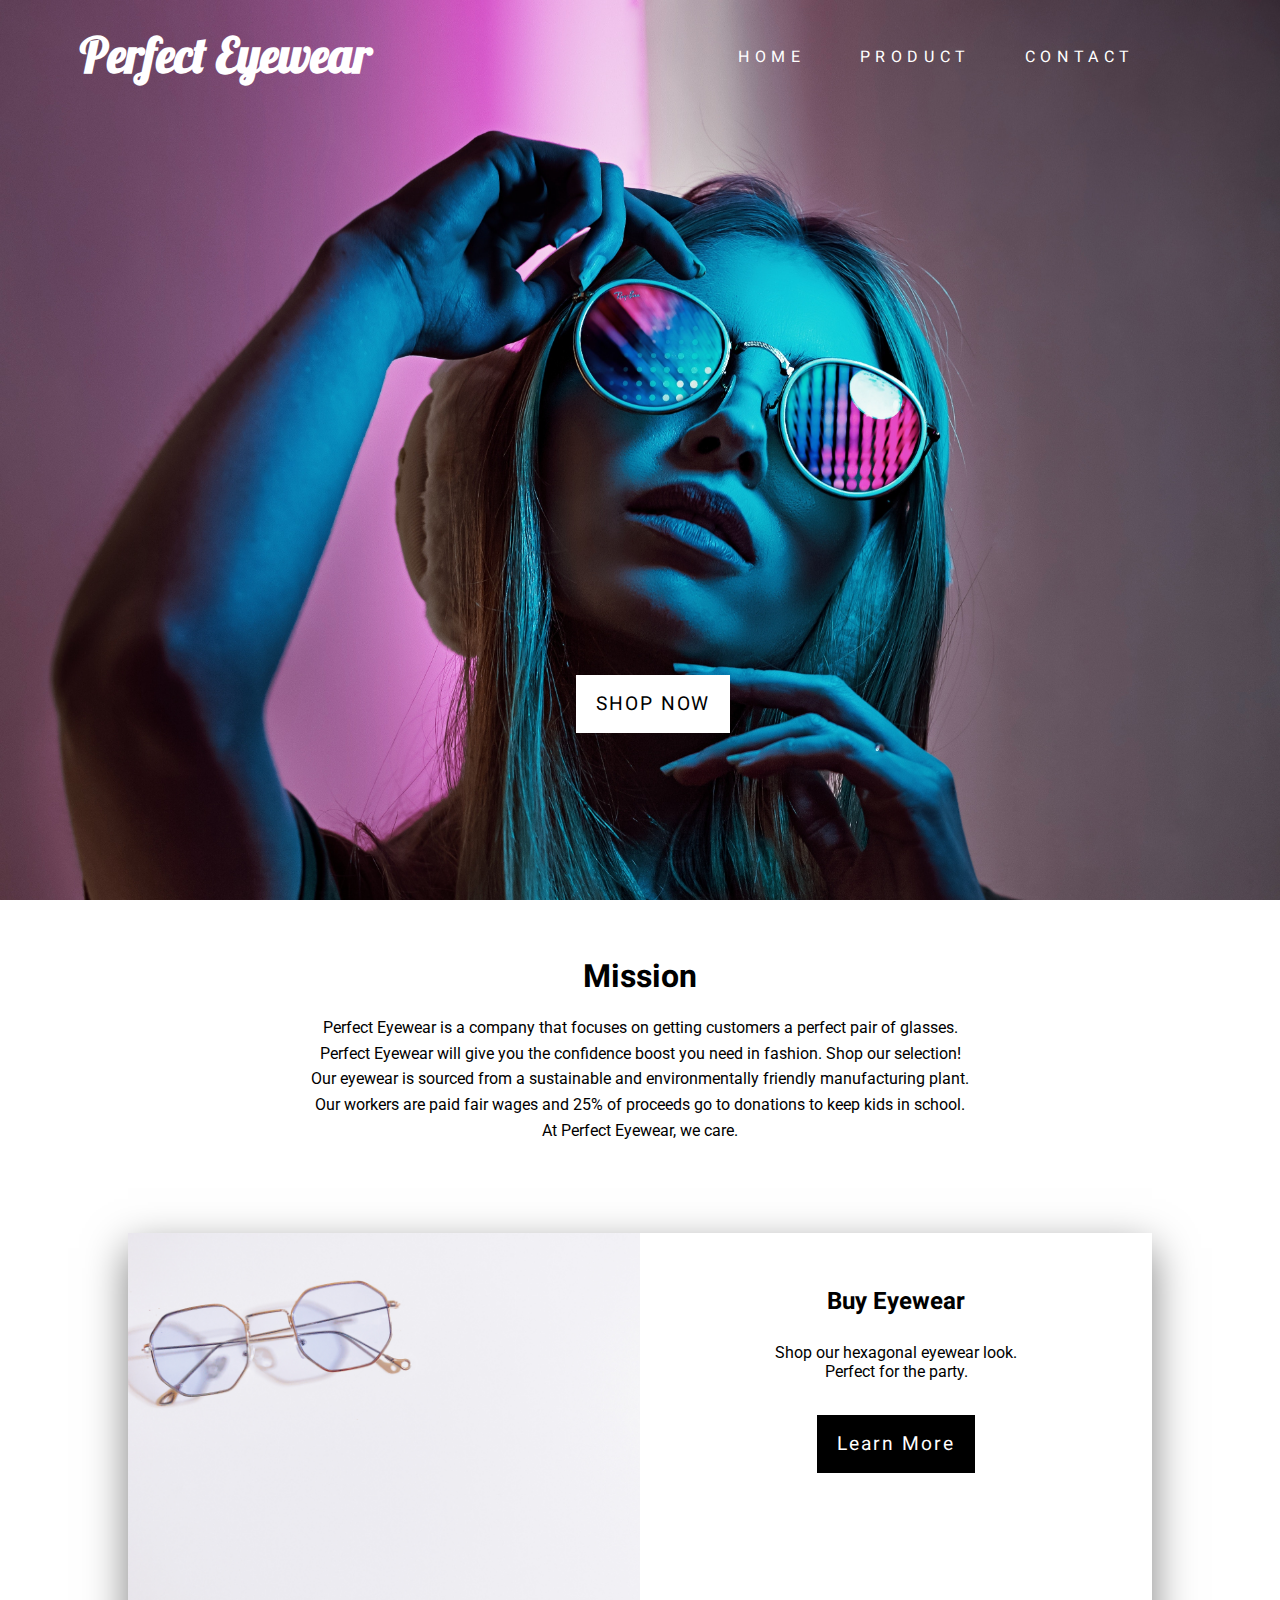
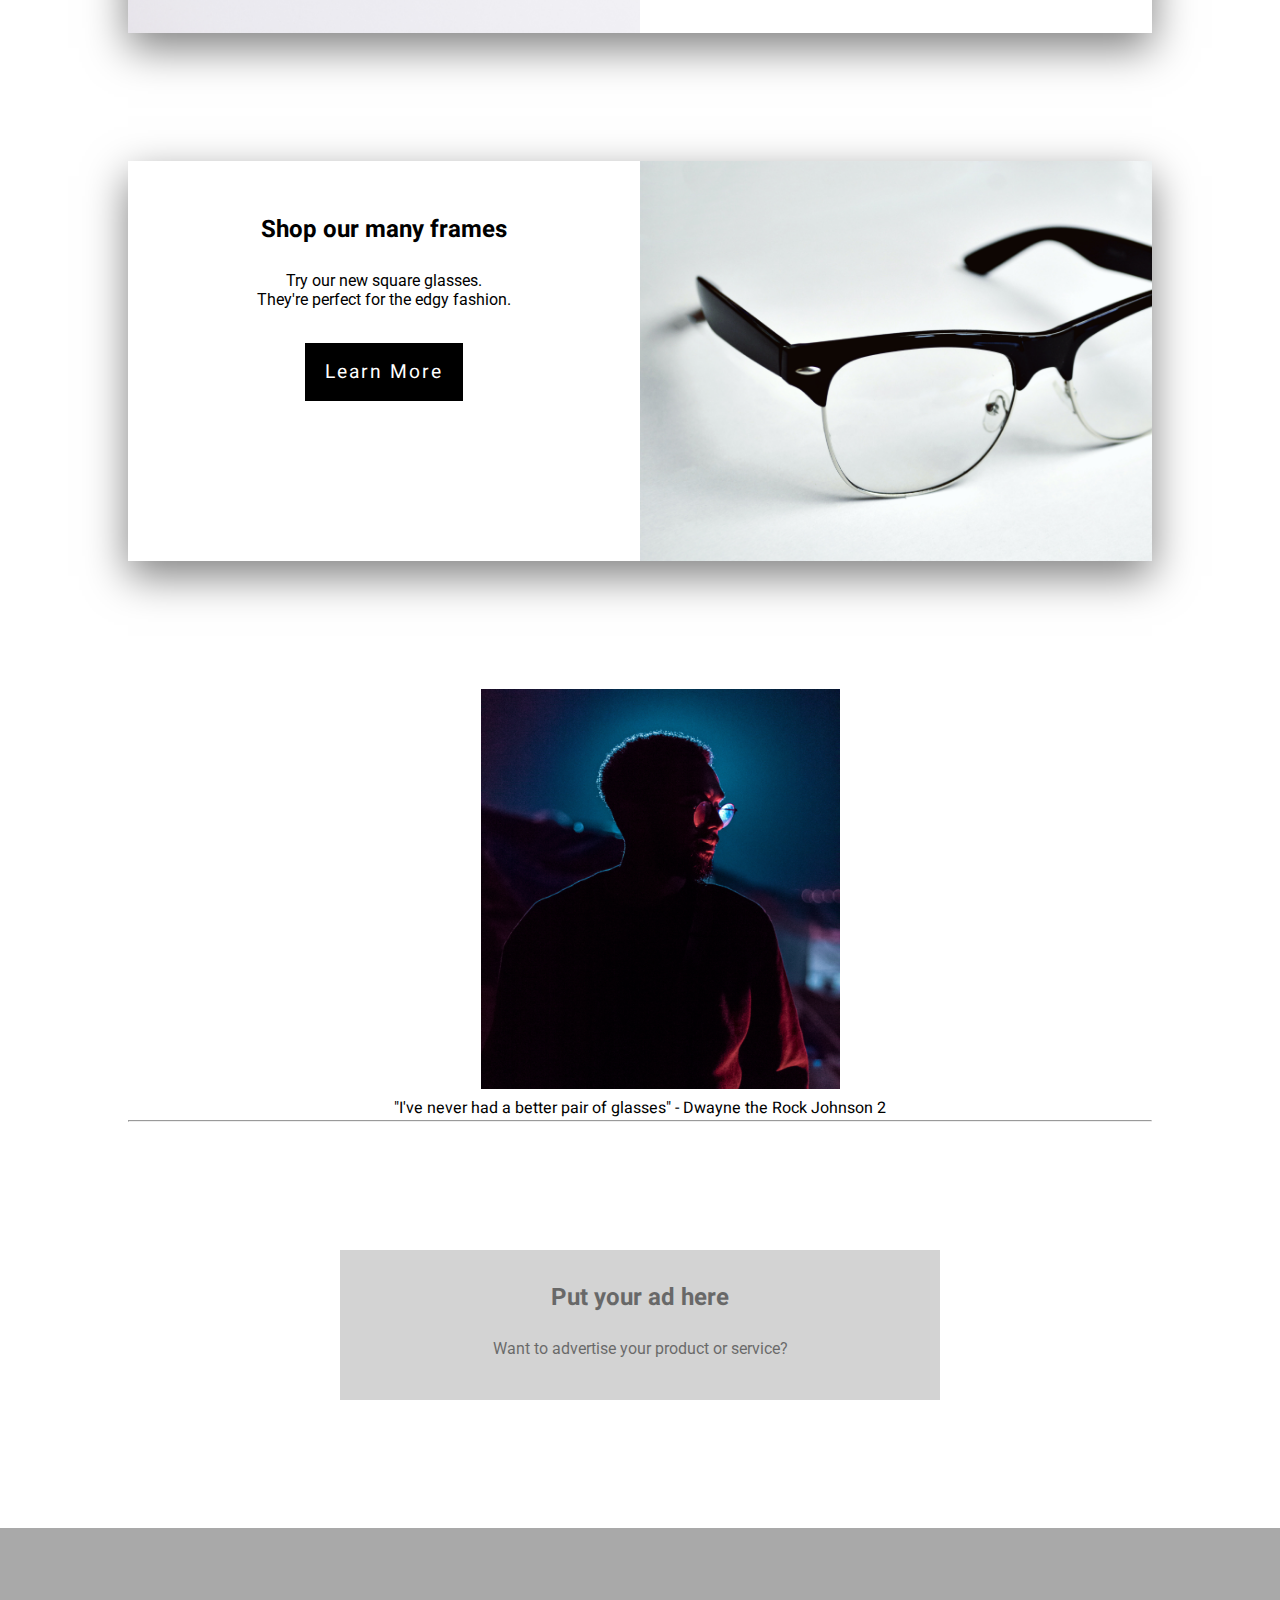
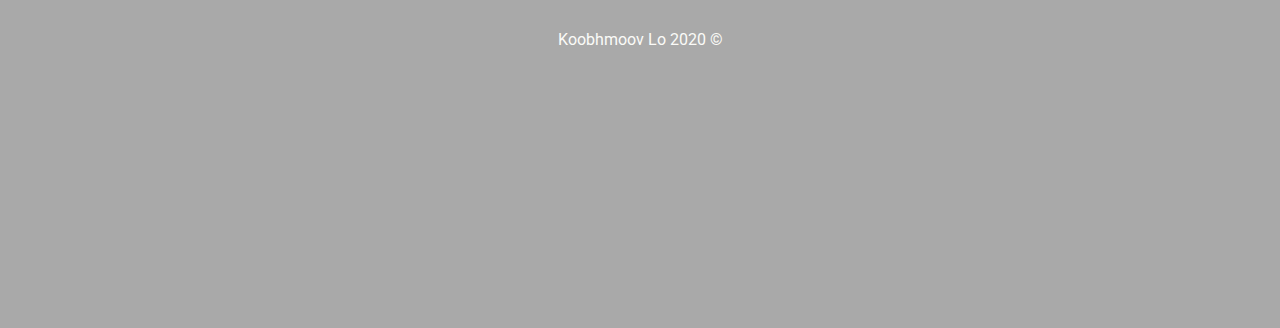
<file: index.html>
<!DOCTYPE html>
<html lang="en">
<!-- Beginning of head and title, which is my fake company Perfect Eyewear LLC. -->
    <head>
        <meta charset="UTF-8">
        <meta name="description" content="Buy eyewear and have it delivered to you">
        <meta name="keywords" content="buy eyewear, sunglasses, glasses">
        <meta name="author" content="Baggio Lo">
        <meta name="viewport" content="width=device-width, initial-scale=1.0">
        <link rel="stylesheet" href="css/style.css">
        <link href="https://fonts.googleapis.com/css2?family=Heebo:wght@500&family=Lobster&family=Roboto&display=swap" rel="stylesheet">
        <title>Perfect Eyewear LLC.</title>
        <style>
            h1{
                font-weight:bold;
            }
            h2{
                font-weight:bold;
            }
        </style>
    </head>

    <body>
        <!-- For the header tag I wanted to create a landing page
            Customers should understand who we are and our company right away
            My nav (<nav>) whch has a class of "navbar" also included 3 very important items, a home button, product, and contact
            which is very relevant and useful information for customer experience,
            each also link to the relevant page using the (<a href>) tag ,
            there is an h1 tag in there as the company/logo
            For the button (<button>) I got a tiny bit fancy and added an onclick event
            so when you click on the button it says that "We are out of Inventory", the string will show up
            to let customers know that we have nothing to buy currently therefore it does not link to a different page-->
        <header>
            <div class="bannerpage">

                <nav class="navbar">
                    <h1 class="logo">Perfect Eyewear</h1>
                    <ul class="nav-links">
                        <li><a href="index.html">Home</a></li>
                        <li><a href="product.html">Product</a></li>
                        <li><a href="contact.html">Contact</a></li>
                    </ul>
                </nav>

                <button type="button" class="bannerbutton" onclick="alert('We are out of Inventory')">SHOP NOW</button>
            </div>
        </header>

        <!-- This is the main tag: I wrapped the contents with a div class of "Mission" to allow me to position it better with css
        I added the inline style of visibility hidden to some placeholder text, keeping note that more could be added to the mission
        statement at a later date, and so that it will not show up on customer screens. The mission is set as the main content, as 
        I felt it was important to the company and also has what our company actually does, and hopefully gets picked up easier on SEO -->

        <main>
            <div class="mission">
                <h1> Mission</h1>
                <br>
                <p>Perfect Eyewear is a company that focuses on getting customers a perfect pair of glasses. <br> Perfect Eyewear will give you the confidence boost you need in fashion. Shop our selection!</p>
                <p>Our eyewear is sourced from a sustainable and environmentally friendly manufacturing plant. <br> Our workers are paid fair wages and 25% of proceeds go to donations to keep kids in school. <br> At Perfect Eyewear, we care.</p>
                <p style="visibility: hidden;">Hiding this text as placer text, we could add more to the mission</p>
            </div>
        </main>

        <!-- This section is for the product and I put it within the section tags. Again I wrapped the entire content in a div class box1,
        I added an image with the div leftbox1 so I can move it with css to the left later, I added an image with the alt to my img src so the text shows up correctly if the image
        does not pop up and I added a display of none, I also set the z-index:1 so that it would stack correctly on the other content, but I set the style to display none
        as it was easier for me to later in the CSS to put the background image of the div as the product instead of maneuvering the image file. -->
        <section>
            <div class="box1">

                <div class="leftbox1">
                    <img src="img/glasses1.jpg" alt="a product picture of hexagonal glasses" style="display:none; z-index:1;">
               </div>

                <div class="rightbox1">
                    <h2>Buy Eyewear</h2>
                    <br>
                    <p>Shop our hexagonal eyewear look. <br>Perfect for the party.</p>
                    <br>
                    <!-- Added a button with the onclick alert to say that we are out of inventory -->
                    <button type="button" class="box1button" onclick="alert('We are out of Inventory')">Learn More</button>
                </div>

            </div>
        </section>

        <!-- This is the 2nd product section box, and follows the same style and format as section 1 -->
        <section>
            <div class="box2">

                    <div class="rightbox2">
                        <img src="img/glasses2.jpg" alt="a product picture of square glasses" style="display:none; z-index:1;">
                    </div>

                    <div class="leftbox2">
                        <h2>Shop our many frames</h2>
                        <br>
                        <p>Try our new square glasses. <br>They're perfect for the edgy fashion.</p>
                        <br>
                        <button type="button" class="box2button" onclick="alert('We are out of Inventory')">Learn More</button>
                    </div>

            </div>
        </section>

        <!-- I added the article tag for the testimonials, as I figured this would be best suited for a testimonial section
            I wrapped the content in a div class called "testimonials" to manuevor with css better. I added a figure  class
            with the image of a happy customer, the alt text also shows the appropriate text incase the photo doesn't show up.
            I added a figcaption to go underneath the figure, as the testimonial of a happy customer. I also added an hr tag
            to give a bit of styling before heading into the ad section -->

        <article>
            <div class="testimonials">
                <figure class="testimonialpic">
                    <img src="img/figure1.jpg" alt="a picture of a happy customer who purchased our eyeglasses">
                </figure>
                <figcaption>"I've never had a better pair of glasses" - Dwayne the Rock Johnson 2</figcaption>
                <hr>
            </div>
        </article>

        <!-- Per our video trainings, the aside tag was best used for ads. I gave the div the class of ad,
        I set an h2 in there to Put your ad here to potential businesses looking to get ad placement on our website,
        I also set the inline style of the h2 tag to heebo and put the opacity of h2 and p to 0.5 so that it gives a little bit better
        visual balance. Its not a big part of the website, so I found no reason to keep the opacity at the same importance of the other content.
        Added br tags for line breaks -->
        <aside>
            <div class="ad">
                <h2 style="font-family:'Heebo'; opacity:0.5;">Put your ad here</h2>
                <br>
                <p style="opacity:0.5;">Want to advertise your product or service?</p>
            </div>
        </aside>

        <!-- This is the footer area, I wrapped the content in a div called footerarea to manuever with CSS later. -->

        <footer>
            <div class="footerarea">
                <p>Koobhmoov Lo 2020 &copy; </p>
            </div>
        </footer>

    </body>

</html>
</file>
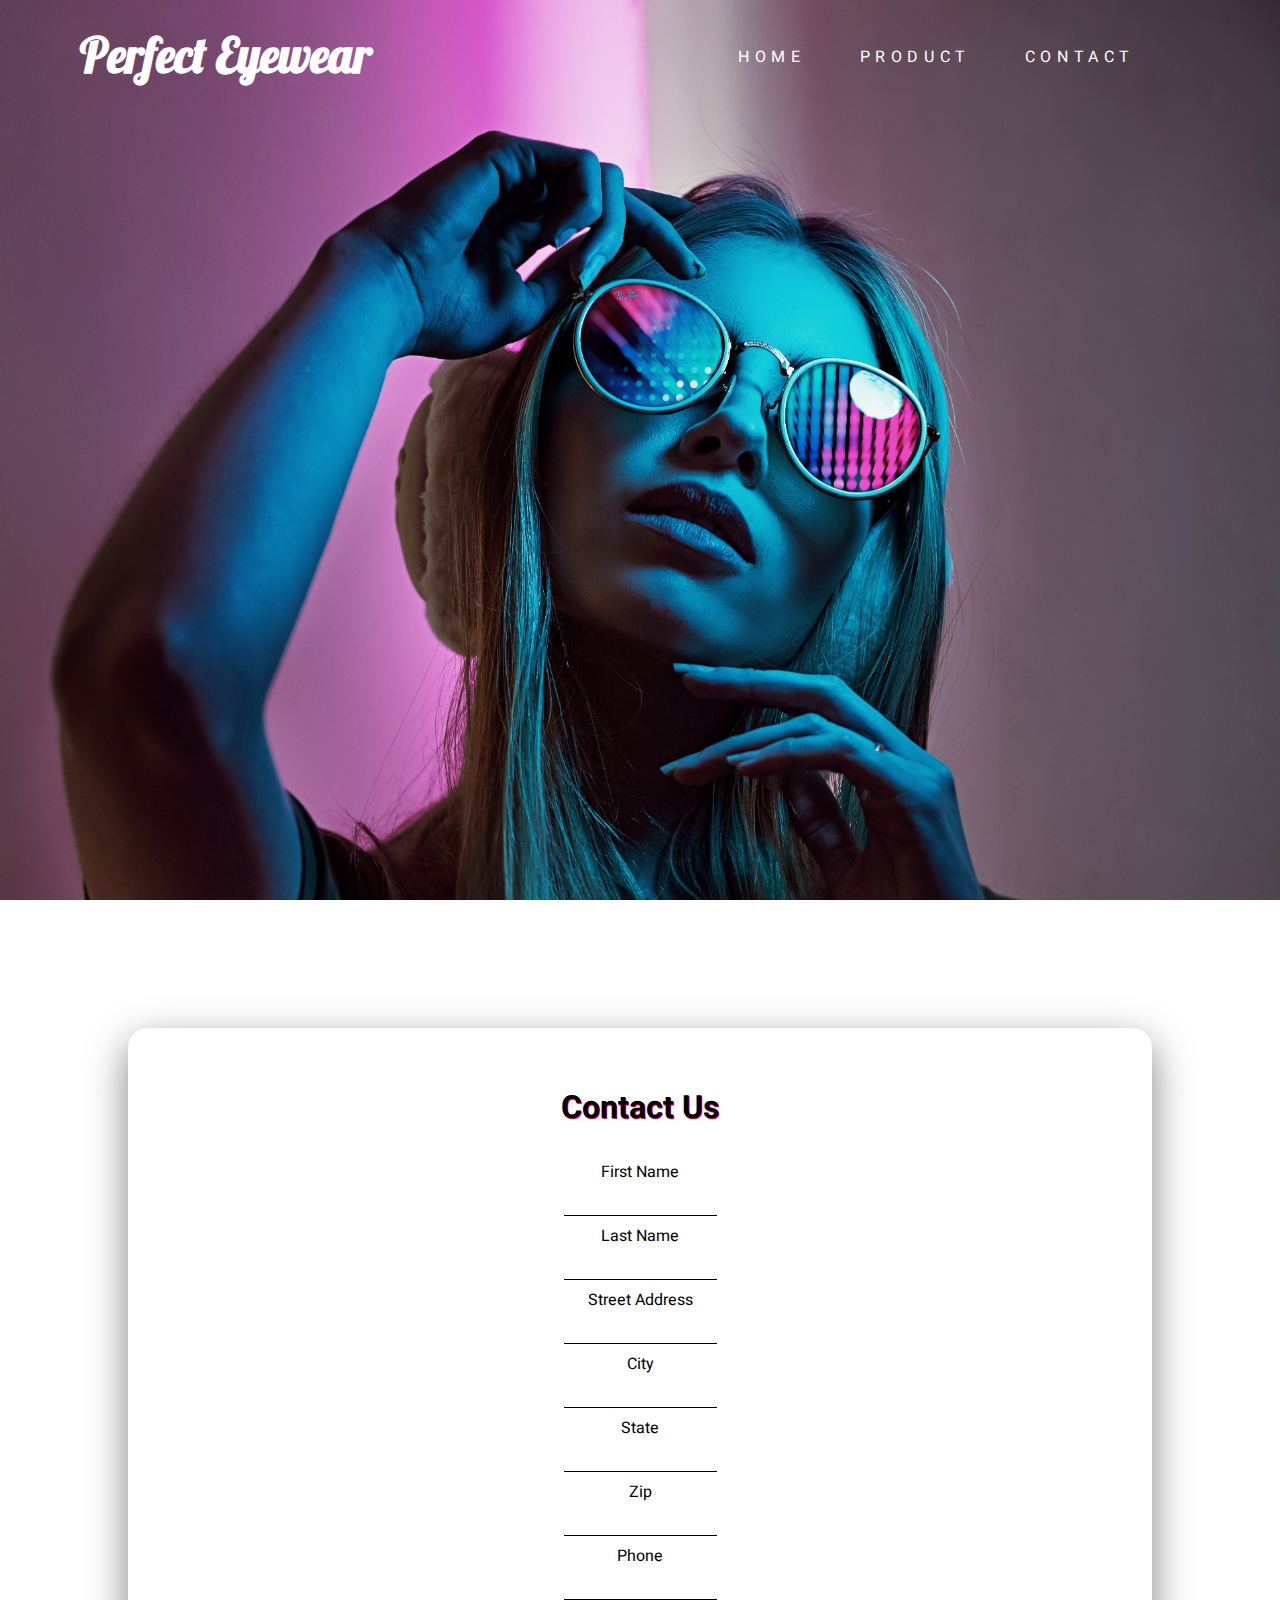
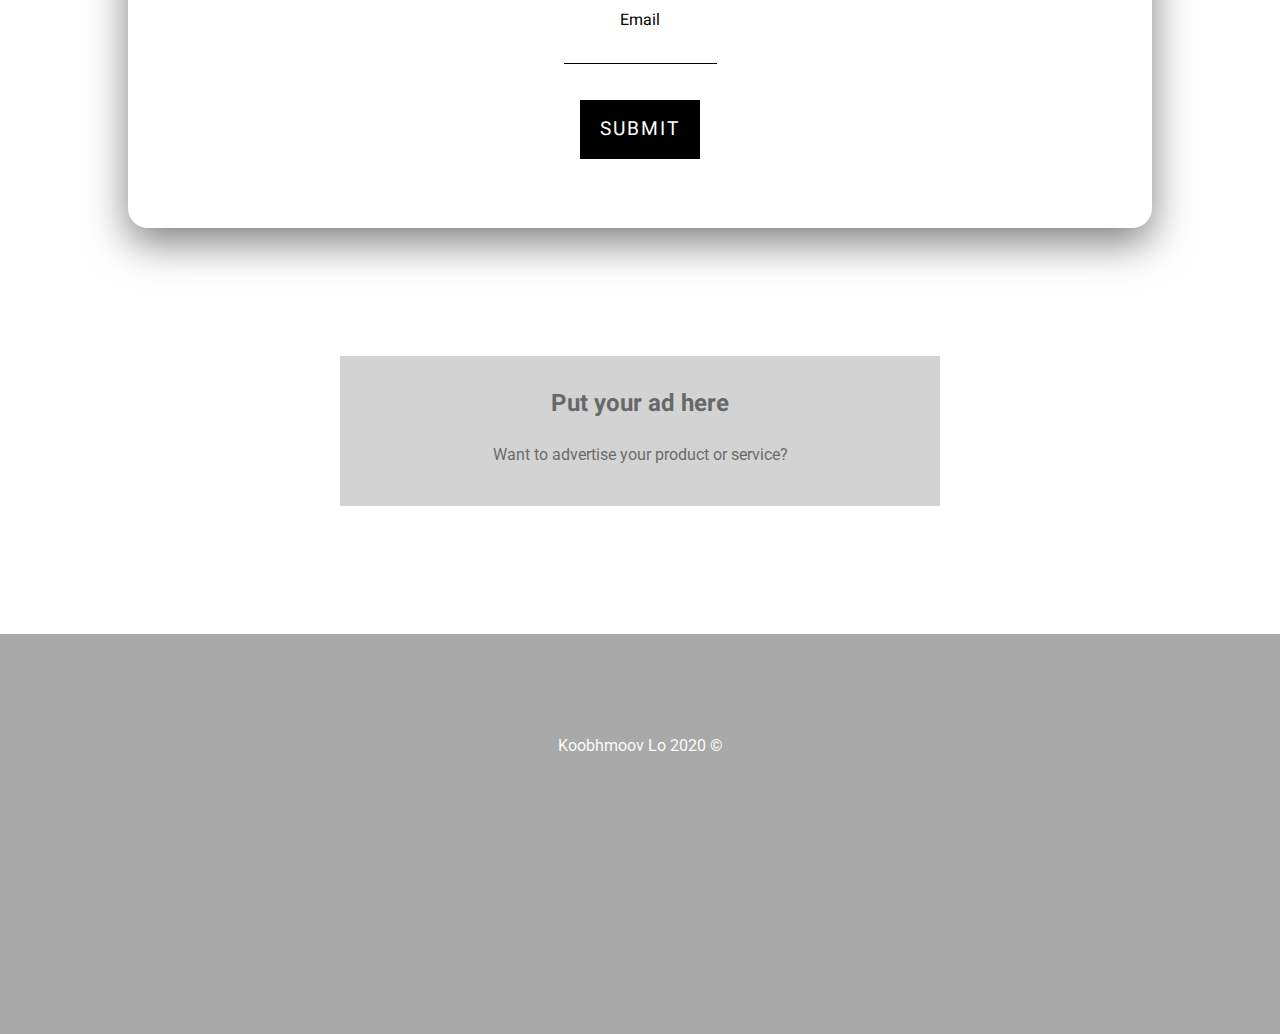
<file: contact.html>
<!DOCTYPE html>
<html lang="en">
<!-- Beginning of head and title, which is my fake company Perfect Eyewear LLC. -->    
    <head>
        <meta charset="UTF-8">
        <meta name="description" content="Buy eyewear and have it delivered to you">
        <meta name="keywords" content="buy eyewear, sunglasses, glasses">
        <meta name="author" content="Baggio Lo">
        <meta name="viewport" content="width=device-width, initial-scale=1.0">
        <link rel="stylesheet" href="css/style.css">
        <link href="https://fonts.googleapis.com/css2?family=Heebo:wght@500&family=Lobster&family=Roboto&display=swap" rel="stylesheet">
        <title>Perfect Eyewear LLC.</title>
        <style>h1{font-weight:bold;}</style>
    </head>

    <body>
        <!-- For the header tag I wanted to create a landing page
            Customers should understand who we are and our company right away
            My nav (<nav>) whch has a class of "navbar" also included 3 very important items, a home button, product, and contact
            which is very relevant and useful information for customer experience,
            each also link to the relevant page using the (<a href>) tag ,
            there is an h1 tag in there as the company/logo
            For the button (<button>) I got a tiny bit fancy and added an onclick event
            so when you click on the button it says that "We are out of Inventory", the string will show up
            to let customers know that we have nothing to buy currently therefore it does not link to a different page-->
        <header>
            <div class="bannerpage">

                <nav class="navbar">
                    <h1 class="logo">Perfect Eyewear</h1>
                    <ul class="nav-links">
                        <li><a href="index.html">Home</a></li>
                        <li><a href="product.html">Product</a></li>
                        <li><a href="contact.html">Contact</a></li>
                    </ul>
                </nav>

            </div>
        </header>
        <!-- The form was the main content so i wrapped it in the main tag, and wrapped a div around the form named "contactus". I used the h1 tag for the header
        Contact Us to give the form a title, I bolded the text to make it standout more as the title and gave it a text-shadow 1px 1 px to not make it too big
        I also set the color as the fuschia pink #ff0080 to go along with the theme of the website that I had for the hover effect -->
        <main>
            <div class="contactus">
                <h1 style="font-weight:bold; text-shadow: 1px 1px #ff0080;">Contact Us</h1>
                <br>
                <!-- put the form action here to email to this email after you hit submit-->
                    <form action="mailto:test@myemail.com">

                    <!-- Put a label tag here for the relevant text of what you were putting in the input field-->

                        <label for="fname">First Name</label><br>
                        <input type="text" class="fname" name="fname"><br>

                        <label for="lname">Last Name</label><br>
                        <input type="text" class="lname" name="lname"><br>

                        <label for="saddress">Street Address</label><br>
                        <input type="text" class="saddress" name="saddress"><br>

                        <label for="city">City</label><br>
                        <input type="text" class="city" name="city"><br>

                        <label for="state">State</label><br>
                        <input type="text" class="state" name="state"><br>

                        <label for="zip">Zip</label><br>
                        <input type="text" class="zip" name="zip"><br>

                        <label for="phone">Phone</label><br>
                        <input type="text" class="phone" name="phone"><br>

                        <label for="email">Email</label><br>
                        <input type="text" class="Email" name="email">

                        <!-- Here is a line break to give some spacing and the input button to submit the form, the input type is submit, the value is submit, 
                            I gave it a class of submitbutton to style with CSS later to follow the subsequent buttons-->
                        <br><br>
                        <input type="submit" value="submit" class="submitbutton">
                    </form>
            </div>
        </main>

         <!-- Per our video trainings, the aside tag was best used for ads. I gave the div the class of ad,
        I set an h2 in there to Put your ad here to potential businesses looking to get ad placement on our website,
        I also set the inline style of the h2 tag to heebo and put the opacity of h2 and p to 0.5 so that it gives a little bit better
        visual balance. Its not a big part of the website, so I found no reason to keep the opacity at the same importance of the other content.
        Added br tags for line breaks -->

        <aside>
            <div class="ad">
                <h2 style="font-family:Heebo; opacity:0.5;">Put your ad here</h2>
                <br>
                <p style="opacity: 0.5;">Want to advertise your product or service?</p>
            </div>
        </aside>

        <!-- This is the footer area, I wrapped the content in a div called footerarea to manuever with CSS later. -->

        <footer>
            <div class="footerarea">
                <p>Koobhmoov Lo 2020 &copy;</p>
            </div>
        </footer>

    </body>

</html>
</file>
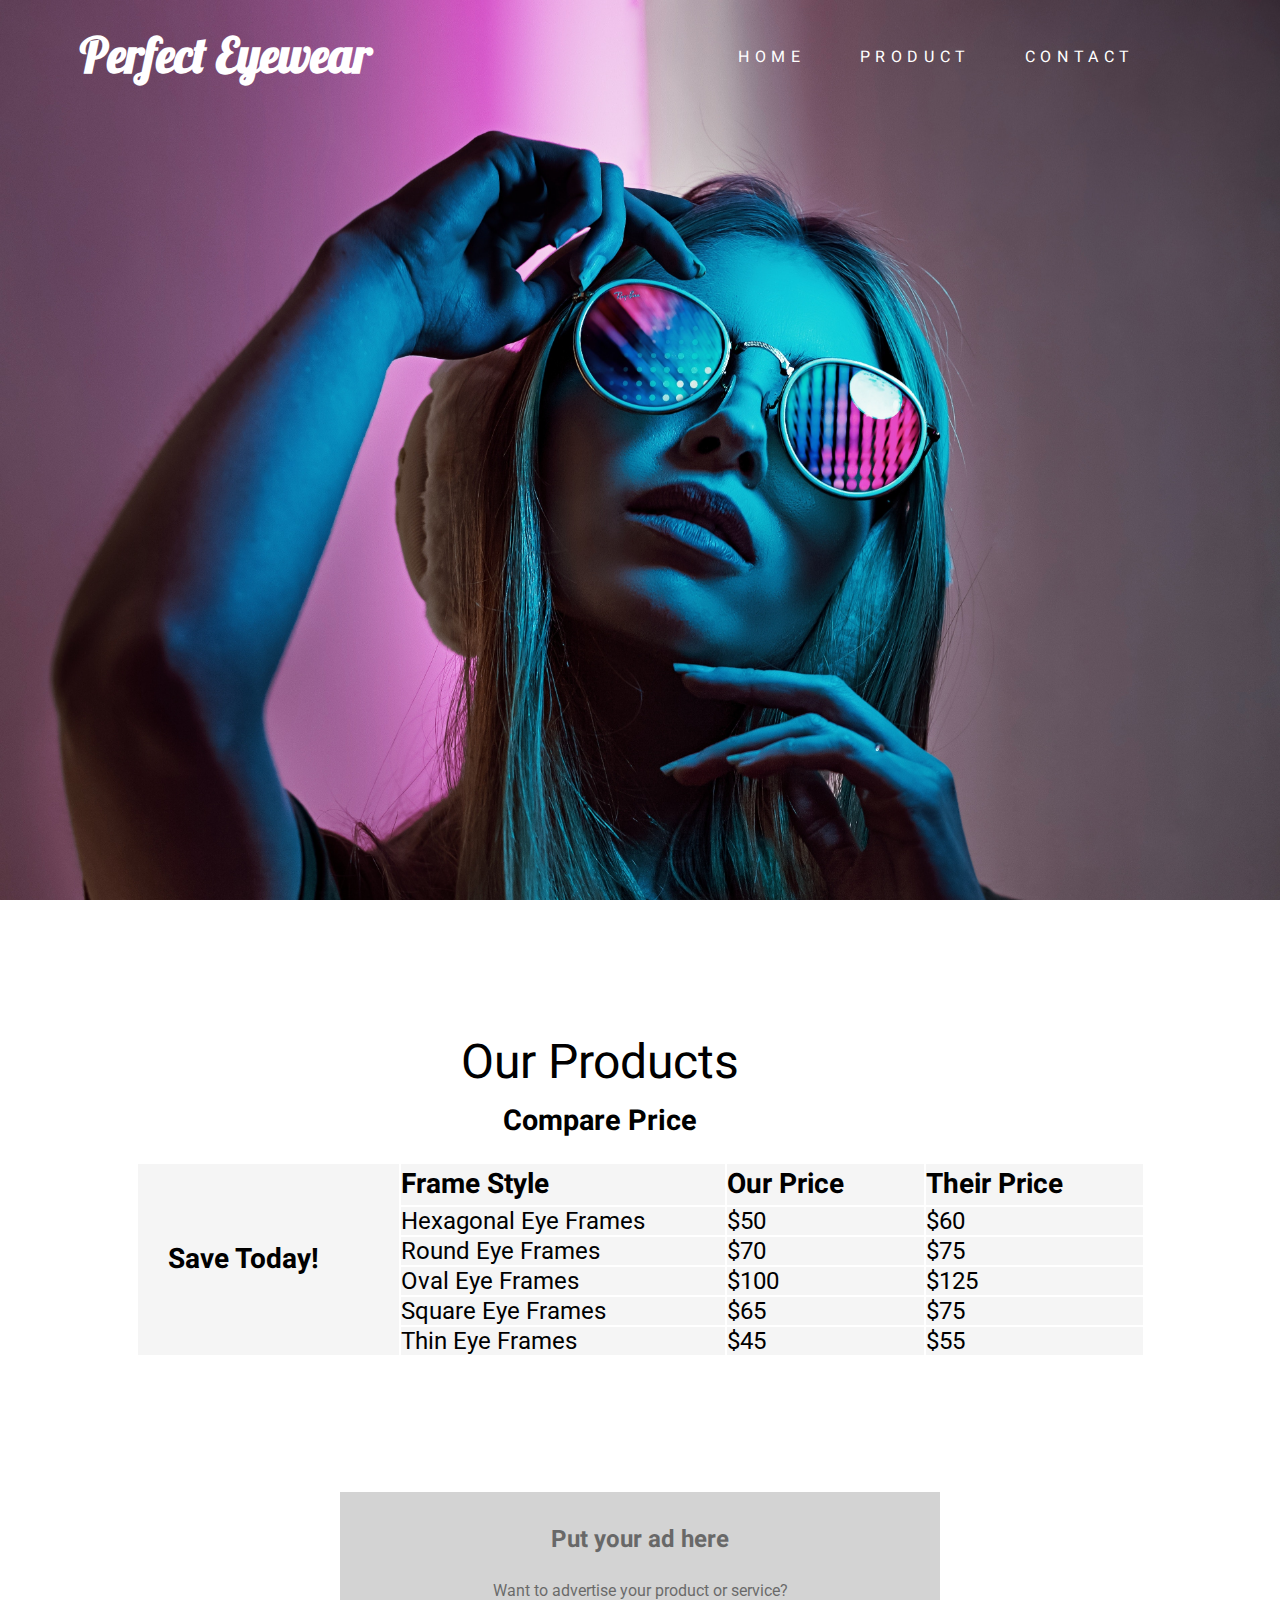
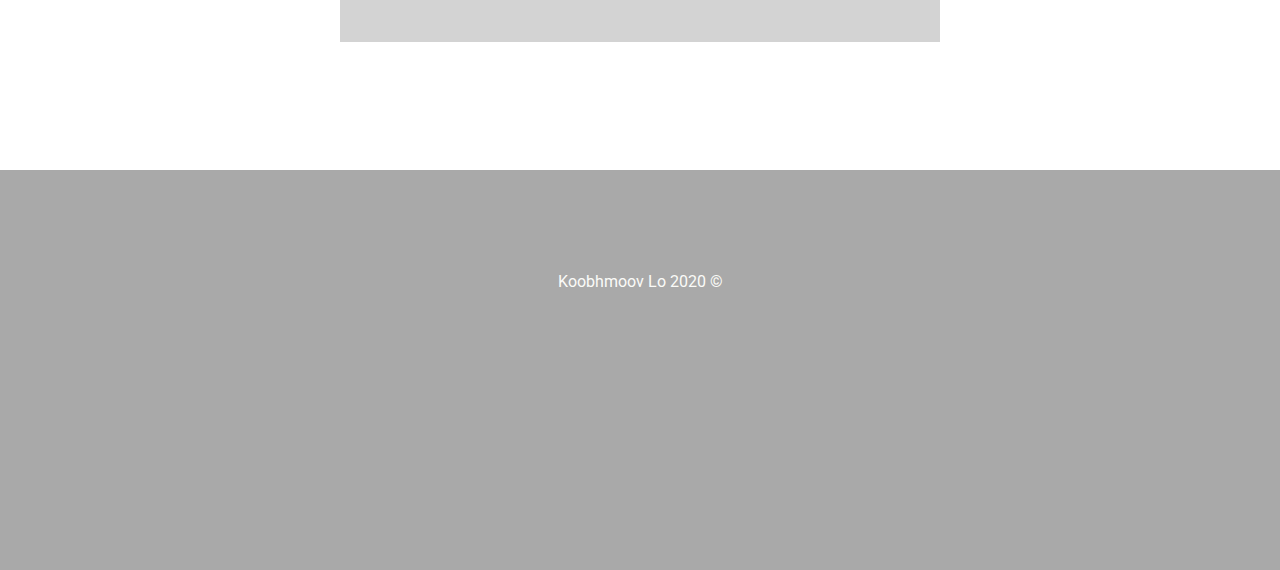
<file: product.html>
<!DOCTYPE html>
<html lang="en">
<!-- Beginning of head and title, which is my fake company Perfect Eyewear LLC. -->
    <head>
        <meta charset="UTF-8">
        <meta name="description" content="Buy eyewear and have it delivered to you">
        <meta name="keywords" content="buy eyewear, sunglasses, glasses">
        <meta name="author" content="Baggio Lo">
        <meta name="viewport" content="width=device-width, initial-scale=1.0">
        <link rel="stylesheet" href="css/style.css">
        <link href="https://fonts.googleapis.com/css2?family=Heebo:wght@500&family=Lobster&family=Roboto&display=swap" rel="stylesheet">
        <title>Perfect Eyewear LLC.</title>
        <style>h1{font-weight:bold;}</style>
    </head>

    <body>
        <!-- For the header tag I wanted to create a landing page
            Customers should understand who we are and our company right away
            My nav (<nav>) whch has a class of "navbar" also included 3 very important items, a home button, product, and contact
            which is very relevant and useful information for customer experience,
            each also link to the relevant page using the (<a href>) tag ,
            there is an h1 tag in there as the company/logo
            For the button (<button>) I got a tiny bit fancy and added an onclick event
            so when you click on the button it says that "We are out of Inventory", the string will show up
            to let customers know that we have nothing to buy currently therefore it does not link to a different page-->
        <header>
            <div class="bannerpage">

                <nav class="navbar">
                    <h1 class="logo">Perfect Eyewear</h1>
                    <ul class="nav-links">
                        <li><a href="index.html">Home</a></li>
                        <li><a href="product.html">Product</a></li>
                        <li><a href="contact.html">Contact</a></li>
                    </ul>
                </nav>

            </div>
        </header>

        <main>
            <!-- The main content of this page is the table, I wrapped a div around the table and labeled it as box1table-->
            <div class="box1table">
                <table>
                    <!-- I added a caption here with inline css to act as the title of the table gave it a padding-right of 8% to center it better and enlarged
                    the font to make it more apparent that this was the title -->
                    <caption style="padding-right:8%; font-size:3rem;">Our Products</caption>
                        <tr>
                            <!-- I added a class of tabletitle to easily target the title better, this ended up being the subtitle, I spanned it across 4 columns to be the title of the table
                            I also increased the fontsize (font-size:1.8rem) on it so it is more easily recognizable-->
                            <th class="tabletitle" colspan="4" style="font-size:1.8rem;">Compare Price</th>
                        </tr>
                            <!-- I added a background color to the table row, it just gave it a little bit more pop, I still think a minimal white background
                            would have gone well with it, but I wanted to show a little inline css and thought this would be a good way to utilize it
                            you cansee the background color change with (background-color: #f5f5f5)-->
                        <tr style="background-color:#f5f5f5;">
                            <!-- Changed font family to Heebo inline css "font-family:'Heebo';"-->
                            <!-- Also added a rowspan here, I personally found the rowspan to be the most inconvenient, 
                            I realized that it could be used as kind of a second header if I placed it on the left hand side
                            which made it more functional, you can see it with (rowspan="6"). I also added padding to the left hand side
                            to give it a bit more breathing space. I changed the font family to Heebo as they were the more important text that 
                            outlined what exactly you were looking at. -->
                            <th rowspan="6" id="rowspan" style="font-family:'Heebo'; padding-left:30px;">Save Today!</th>
                            <th style="font-family:'Heebo';">Frame Style</th>
                            <th style="font-family:'Heebo';">Our Price</th>
                            <th style="font-family:'Heebo';">Their Price</th>
                        </tr>
                        <!-- Below, background-color is changed to #f5f5f5 to give the table a bit more definition and pop as opposed to the background.
                            I added the frame style in the first table data td tag and the subsequent prices Ours vs Their price td tags. The rest of the css 
                            is styled to this format -->
                        <tr style="background-color:#f5f5f5;">
                            <td>Hexagonal Eye Frames</td>
                            <td>$50</td>
                            <td>$60</td>
                        </tr>
                        <tr style="background-color:#f5f5f5;">
                            <td>Round Eye Frames</td>
                            <td>$70</td>
                            <td>$75</td>
                        </tr>
                        <tr style="background-color:#f5f5f5;">
                            <td>Oval Eye Frames</td>
                            <td>$100</td>
                            <td>$125</td>
                        </tr>
                        <tr style="background-color:#f5f5f5;">
                            <td>Square Eye Frames</td>
                            <td>$65</td>
                            <td>$75</td>
                        </tr>
                        <tr style="background-color:#f5f5f5;">
                            <td>Thin Eye Frames</td>
                            <td>$45</td>
                            <td>$55</td>
                        </tr>
                </table>
            </div>
        </main>

        <!-- Per our video trainings, the aside tag was best used for ads. I gave the div the class of ad,
        I set an h2 in there to Put your ad here to potential businesses looking to get ad placement on our website,
        I also set the inline style of the h2 tag to heebo and put the opacity of h2 and p to 0.5 so that it gives a little bit better
        visual balance. Its not a big part of the website, so I found no reason to keep the opacity at the same importance of the other content.
        Added br tags for line breaks -->

        <aside>
            <div class="ad">
                <h2 style="font-family:Heebo; opacity:0.5;">Put your ad here</h2>
                <br>
                <p style="opacity:0.5;">Want to advertise your product or service?</p>
            </div>
        </aside>

        <!-- This is the footer area, I wrapped the content in a div called footerarea to manuever with CSS later. -->

        <footer>
            <div class="footerarea">
                <p>Koobhmoov Lo 2020 &copy; </p>
            </div>
        </footer>

    </body>

</html>
</file>
<file: css/style.css>
* {
    padding: 0;
    margin: 0;
    box-sizing: border-box;
    font-family: "Heebo", "Lobster", "Roboto", Sans-serif, Arial;
}

/* I had to set the padding and margin of the website to 0 therefore everything is correct in position
 I put a box-sizing: border-box style in there to make sure the width and height of elements are correct
 I added the font-family that I intend to use to the css */

 /* Below here I style the headers that I will use throughout the content in a specific font "heebo" and I also use "roboto" on the p tags */

h1 {
    font-family: "Heebo";
}

h2 {
    font-family: "Heebo";
}

p{
    font-family:"roboto";
}

/* For the banner page I style the minimum height at 100vh so it doesn't go lower than that
I also set the background img and cover the entire background using background-size: cover
so I can get a nice banner going on when customers first land on the website I also add some padding in rem units
so it can scale easier */

.bannerpage {
    min-height: 100vh;
    background: url(../img/background.jpg);
    background-size: cover;
    padding: 0rem 5rem;
}
/* Again, I set a minimum height for the navigation in 10vh */
nav {
    min-height: 10vh;
}
/* In the logo class, I float it left so my company is clearly defined
the logo also has a distinct typography "Lobster" and is the only font that is used specifically for the logo; 
I set a standard font of Arial incase some other computers don't have that font. 
For the font-size I set it to 3rem in a larger but more scalable size for different screen widths 
I also set the color of the logo to white so that it pops out more with the website 
I added padding to the top to give it some breathing room (25px) */
.logo {
    float: left;
    padding-top: 25px;
    font-family: "Lobster", Arial;
    font-size: 3rem;
    color: white;
}

/* The Nav links are fun, I floated them to the right away from the logo, and removed the default styling they have on them
with list-style-type: none. I also add padding so they have spacing between them and from the top, it helped positioning them correctly
in line with the logo as well */

.nav-links {
    list-style-type: none;
    float:right;
    padding: 45px 15px 0 0;
}

/* For the nav links it took me a short bit to figure them out,
but I set them inline so they line up correctly. I set the font-size
to 1 rem to scale them a lot easier and set the letter spacing to give the text
a less congested look. I added padding to the right to further push them out to the center of the website
and I transformed the text to uppercase to give a better aesthetic */

.nav-links li {
    display: inline;
    font-size: 1rem;
    letter-spacing: 0.35rem;
    padding-right: 50px;
    text-transform: uppercase;
}

/* removed the default text styling on them with text-decoration and also made them white */

.nav-links li a {
    text-decoration: none;
    color: white;
}

/* The hover is probably my favorite part, I used the fuchshia pink because it matched my background image really well.
I also gave it a 0.5s transition so it comes out a lot smoother when you hover over the links. It gave it a really fun feel
and I enjoyed being a bit more creative with that. This basically set the tone for my submit buttons below as well because they followed
the same hover color and transition */

.nav-links li a:hover {
    color: #ff0080;
    transition: 0.5s;
}

/* This is a shop now button for customers who are looking to shop for eyewear
I made the background color white (background-color white) and added black font (color: black)
I spaced out the text (letter-spacing) to make it a bit more modern as well as centering the text
with (text-align center), I increased the font-size (font-size) to make it more readable,
the absolute positioning lets me better center the shop now button within the banner image and I positioned the button
to my liking with (top 75% and left 45%) I added padding to give it a bit more white space and changed
the font-family to heebo inconjuction with the rest of the text*/

.bannerbutton {
    background-color: white;
    border: none;
    color: black;
    padding: 15px 20px;
    text-align: center;
    font-size: 1.2rem;
    font-family: "Heebo";
    letter-spacing: 0.1em;
    position: absolute;
    top: 75%;
    left: 45%;
}
/* I used a hover effect over the button as well (button:hover)
and made it fuchsia colored to mimic the nav bar, that way everything is cohesive and
I delayed the transition (transition 0.2s) to add a nice smoothness when clicking/hovering over the button*/
.bannerbutton:hover {
    color: #ff0080;
    transition: 0.2s;
}

/* Code below this will be focused on the content of the company */

/* Added Line height 1.6 em to give the text some breathing room. Centered text text-align center and added padding to all areas */

.mission {
    text-align: center;
    padding: 5%;
    line-height: 1.6em;
}

/* So this is basically a box div that I wrapped 2 subsequent divs in, I thought it made for a nice section in displaying products. 
I set the width to 80% of the website so that way it has some breathing room on the side when I position the div to a margin of 0 for the top and auto on the sides,
it was a better way for letting me center it how I wanted it. I also set the height to 400px to really give it that box feel and made a box-shadow around the div
to make it pop out more */ 

.box1 {
    width: 80%;
    height: 400px;
    margin: 0 auto;
    box-shadow: 0 15px 40px rgba(0,0,0,.5);
}

/* I floated the div leftbox1 to the left, which contained the product photo. I covered the background (background-size cover) of the div with the img glasses1.jpg. 
I also used the box-sizing: border-box rule to help keep the element consistent with my sizing. I kept the width at 50%, but because the parent div is at 80% that means that
technically it is 40% of the width of the webpage. I enjoyed this way of centering more so I used a lot of percentages throughout my css */

.box1 .leftbox1{
    float: left;
    width: 50%;
    height: 400px;
    background: url(../img/glasses1.jpg);
    background-size: cover;
    box-sizing: border-box;
}

/* This is my favorite part of my box sections because I added the button below as well as the text. Regardless I floated the rightbox1 to the right
kept it at a width of 50%. I used text-align to center the text in the right box and gave it some breathing room from the top at 5% */

.box1 .rightbox1{
    float: right;
    width: 50%;
    height: 400px;
    box-sizing: border-box;
    text-align: center;
    margin-top: 5%;
}

/* The button below was a fun touch for me, I kept the background black, set the border to none to remove the default styling, set the text color to white,
gave it a padding of 15px and 20 px to give it a lot more room inside, centered the text (text-align), increased the fontsize a lot more, used the heebo font-family
to give it a little bit different of text styling, I also gave it 0.1em in letter-spacing just for stylistic purposes, I didn't want it to feel congested. I also gave 
a margin top of 2% to separate it out better from the text. Visually it looks more full and better spaced. */

.box1 button{
    background-color: black;
    border: none;
    color: white;
    padding: 15px 20px;
    text-align: center;
    font-size: 1.2rem;
    font-family: "Heebo";
    letter-spacing: 0.1em;
    margin-top: 2%;
}

/* the hover was the fuschia color that I used for the nav, this kept things feeling cohesive throughout the website, and also a transition of 0.2 sec to give it a 
nice smoothness when hovering over the button. Again my favorite part of the website. */

.box1button:hover{
    color: #ff0080;
    transition: 0.2s;
}

/* This is for box 2 section. See box 1 notes as this is a mimic, the only difference is that i switched the image to the right and the text and button to the left */

.box2 {
    width: 80%;
    height: 400px;
    margin: 10% auto;
    box-shadow: 0 15px 40px rgba(0,0,0,.5);
}

.box2 .rightbox2{
    float: right;
    width: 50%;
    height: 400px;
    background: url(../img/glasses2.jpg);
    background-size: cover;
    box-sizing: border-box;
}

.box2 .leftbox2{
    float: left;
    width: 50%;
    height: 400px;
    box-sizing: border-box;
    text-align: center;
    margin-top: 5%;
}

.box2 button{
    background-color: black;
    border: none;
    color: white;
    padding: 15px 20px;
    text-align: center;
    font-size: 1.2rem;
    font-family: "Heebo";
    letter-spacing: 0.1em;
    margin-top: 2%;
}

.box2button:hover{
    color: #ff0080;
    transition: 0.2s;
}

/* For the testimonial figure section. So I thought putting in a testimonials section would be good, it helped me with using some of the tags.
But again I set a max-width to follow my other sections within the website. Margin of 10% from the top to space out the elements better and auto on the sides
so that it centers well. I added a margin-bottom of 10% and teext aligned center so that everything was positioned in the center. I liked the website looking like a
centered piece. I transformed the scale to 1,1; It helped with the images and overall just the figure caption and hr tag, definitely a noticable change. */

.testimonials {
    max-width:80%;
    margin: 10% auto;
    margin-bottom: 10%;
    text-align: center;
    transform: scale(1,1);
}

/* for the image I kept the width at 400px, and height at 400px, the height follows the previous section heights, and the width kind of just made it square; added
a padding of 4% to the left to better center */

.testimonialpic img {
    width: 400px;
    height: 400px;
    padding-left: 4%;
}

/* For the Ad Section */

/* I placed a dummy ad placement here incase companies would want to advertise on our website. There is inline css on the html for opacity. 
I set the width to 600px and 150px for height which is one of the standard banner sizing that way its easier for companies to get an idea of 
how large their ad would be. the text-align center helped me position, i set a background-color of #d3d3d3 to give it an off gray color,
added padding so the text would get some breathing room and set the margin at 5% and auto to better center the ad and create some space from the other
elements. */

.ad  {
    width: 600px;
    height: 150px;
    text-align: center;
    background-color: #d3d3d3;
    padding: 0% auto;
    margin: 5% auto;
}

/* I added a padding-top of 5% to center the text better within the div, otherwise it appeared too close to the top*/
.ad h2 {
    padding-top: 5%;
}

/* the footer area is pretty straight forward. Centered the text, added a margin of 10% on the top to get some spacing, and set the bottom margin to 0
because I want the website to feel like it ends at the very bottom. I set the height to 400px to give it a larger footer feel, there should be more items
that goes into the footer, but for the sake of the project just having my name, year and copyright was all that was needed. So just having the feeling of a footer
was good enough for me. I set the color of the text to an off white/gray because it didn't stand out too much in the footer as that wasn't a large focus of the website */

footer .footerarea{
    text-align: center;
    margin: 10% auto 0 auto;
    padding-top: 8%;
    height: 400px;
    color: #fbfbf8;
    background-color: #a9a9a9;
}

/* Begin Product Page Styling */

/* Defined the height of the table with 400px, added text align to the table
to add a bit more design, Also wanted some breathing room and added a margin of 10% to the top */
.box1table {
    height: 400px;
    text-align: left;
    margin-top: 10%;
}

/* Centered the boxtable within the div with margin 0 auto*/

.box1table table {
    margin: 0 auto;
}

/* Wanted the title to be in the center of the table (text-align: center)
    Added padding to the bottom to give a bit more breathing space (padding-bottom: 20px;) */

.box1table .tabletitle {
    text-align: center;
    padding-bottom: 20px;
}

/* Increased the font-size to make it more readable (font-size: 28px) 
    also added padding to the right 80px (padding-right 80px) to give a little more breathing room to the tables */

.box1table table tr th {
    font-size: 28px;
    padding-right: 80px;
}

/* Added padding to the right of the tables to give a bit more breathing room 
    also added the font-family roboto to the text to give it a better distinction that those are not titles
    and set the font to 24px */

.box1table table tr td {
    font-size: 24px;
    padding-right: 80px;
    font-family:'Roboto';
}

/* Begin Contact Page styling */

/* I gave the div a class of contact us, set the width to 80% to follow the rest of the sections from my home page. 
I set the height to 800px to give ample space for all the input fields. Added a margin of 10% to the top and bottom to give space between
the elements and auto to center it correctly. Added a padding-top of 5% to give some breathing room and lower the text just a tad bit. I added a border-radius
since I thought this would be a good area to put it in, it rounded the corners by 20px and with the box-shadow it really made the entire box pop out.
I used text-align center to center the text, and set the line height to 2em to give the text some breathing room. */

.contactus {
    width: 80%;
    height: 800px;
    margin: 10% auto;
    padding-top: 5%;
    border-radius: 20px;
    box-shadow: 0 15px 40px rgba(0,0,0,.5);
    text-align: center;
    line-height: 2em;
}

/* The input field was fun to play with. I wanted the border bottom to appear solid, so I set the orginal border as none. Which gave a cool single line space
to write the appropriate text in.

But I wanted to show that I understand the initial concept of border-style: solid and didn't know if the shorthand border: 1 px solid black; would be enough to demonstrate
this as per the instructions to the assignment it says to list all the css properties including border-style from assignment 4. Even though it cancels out, through the order
of the cascading style sheet, I kept it in there to show that I understand the concept. */

.contactus form input{
    border-style: solid;
    border: none;
    border-bottom: 1px solid;
    border-width: 1px;
    border-color: black;
    outline:none;
}

/* For the submit button of the contact form, it followed the buttons prior in style and ruling, so everything remains cohesive */

.submitbutton{
    background-color: black;
    border: none;
    color: white;
    padding: 15px 20px;
    text-align: center;
    font-size: 1.2rem;
    font-family: "Heebo";
    letter-spacing: 0.1em;
    text-transform: uppercase;
}

/* Hover effect remains the same for this button to follow the buttons prior */

.submitbutton:hover{
    color: #ff0080;
    transition: 0.2s;
}
</file>
